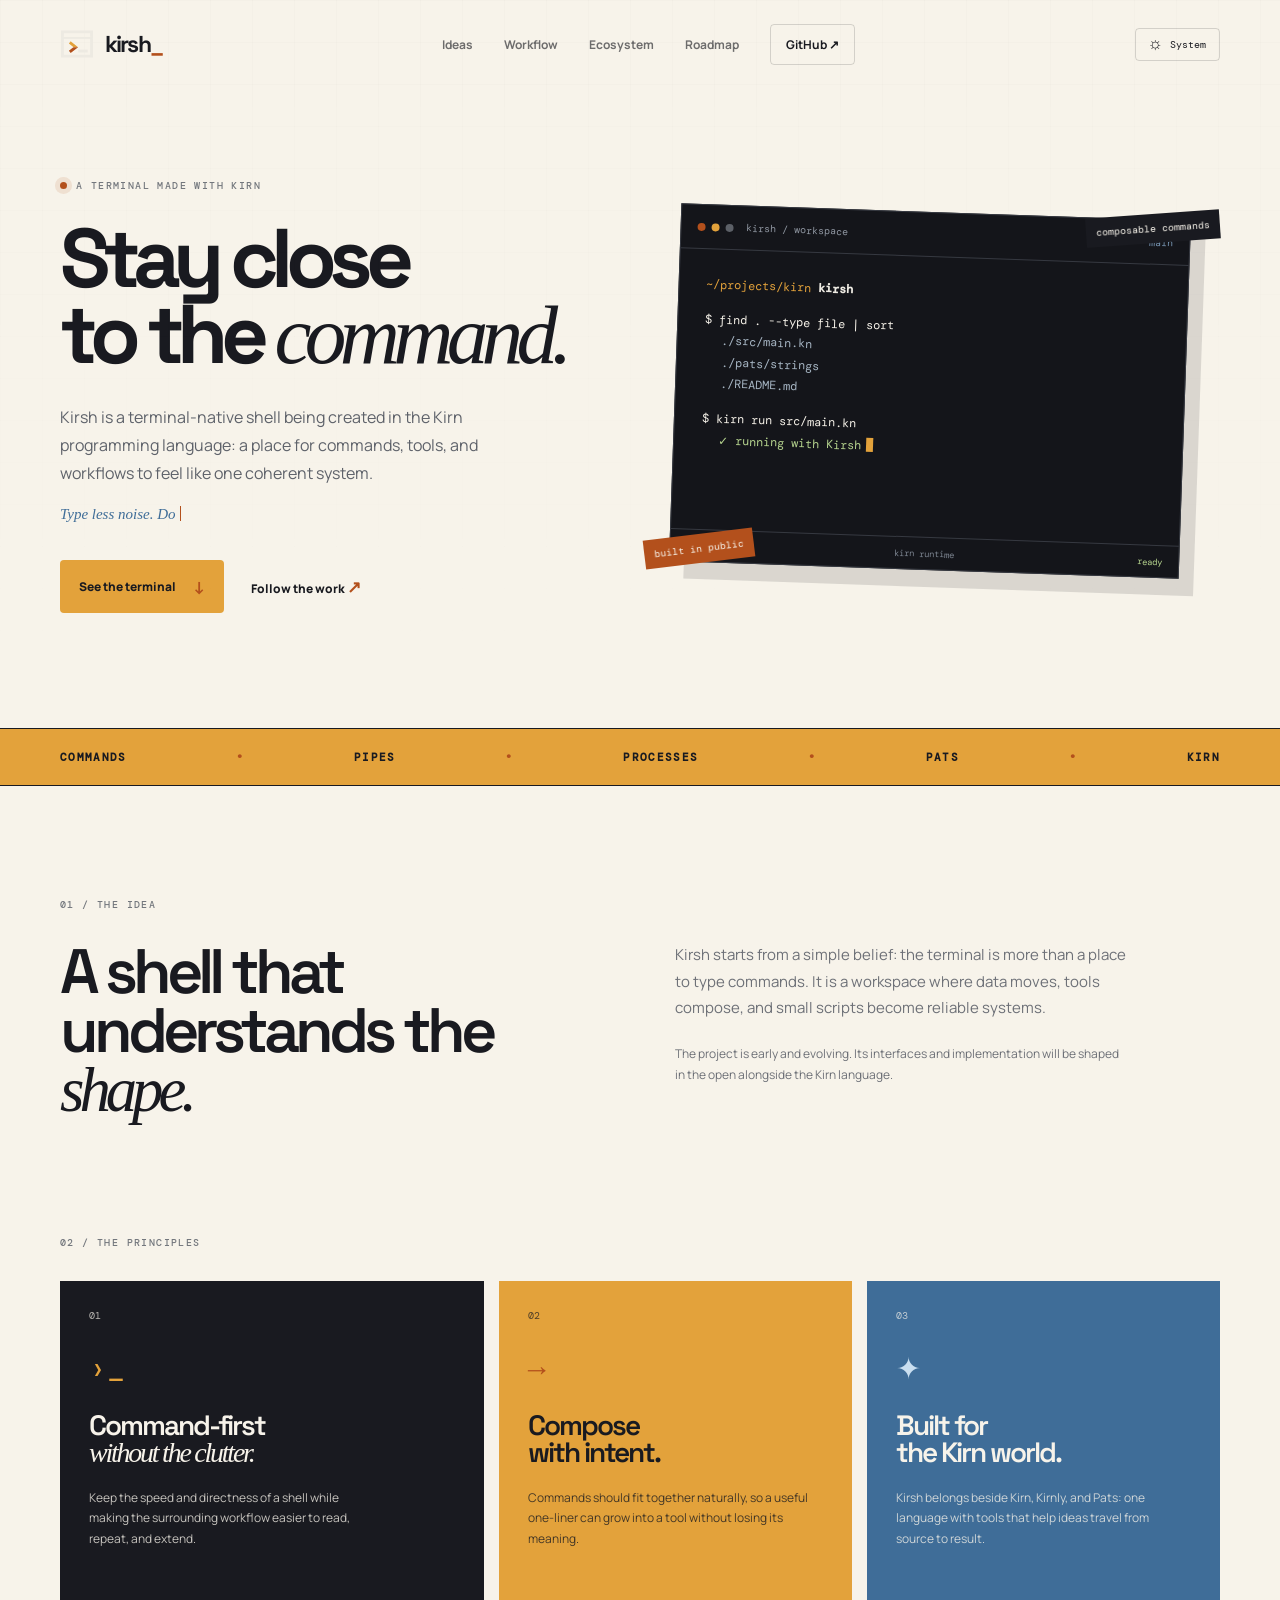
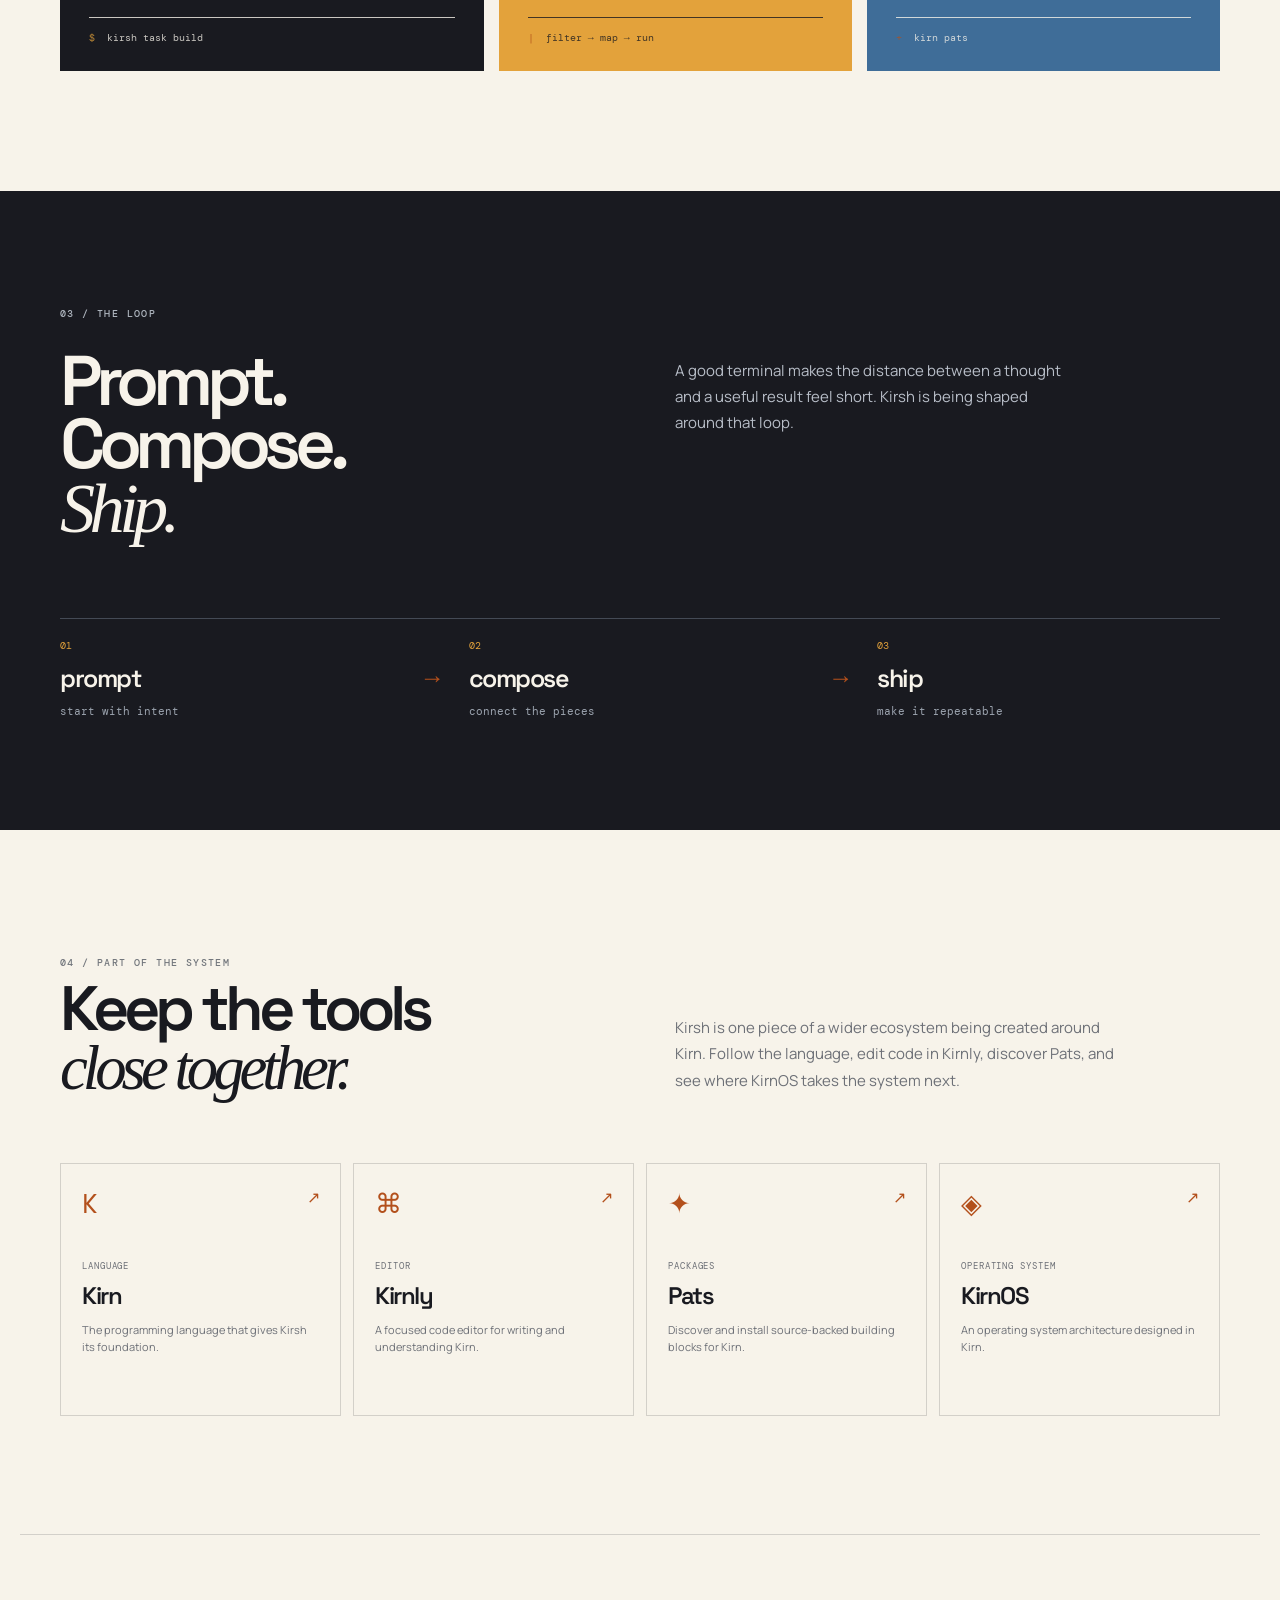
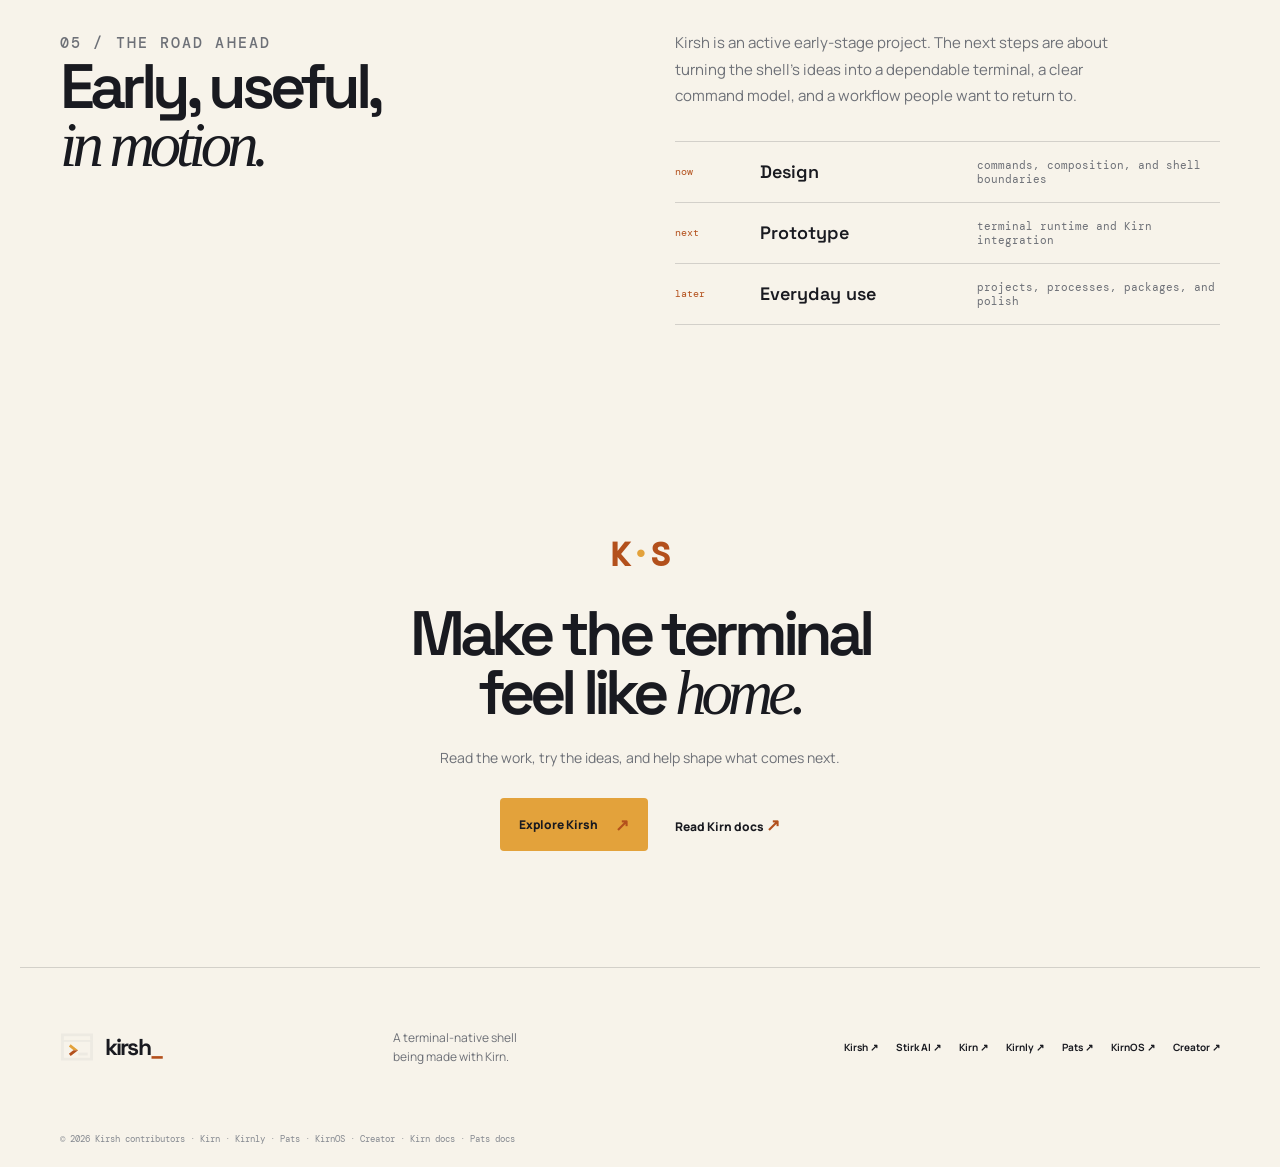
<file: index.html>
<!doctype html>
<html lang="en">
<head>
  <meta charset="UTF-8">
  <meta name="viewport" content="width=device-width,initial-scale=1">
  <meta name="description" content="Kirsh is a terminal-native shell being created with the Kirn programming language. Explore its command-first ideas, workflow, and open development.">
  <meta name="keywords" content="Kirsh, Kirsh Shell, Kirn terminal, Kirn shell, terminal-native shell, command line, Kirn language">
  <meta name="author" content="Kirsh contributors"><meta name="robots" content="index, follow, max-image-preview:large">
  <link rel="canonical" href="https://kirsh-shell.github.io/"><meta name="theme-color" content="#14151a">
  <title>Kirsh — a terminal-native shell built with Kirn</title>
  <meta property="og:type" content="website"><meta property="og:site_name" content="Kirsh"><meta property="og:title" content="Kirsh — a terminal-native shell built with Kirn"><meta property="og:description" content="A command-first terminal shell being designed in the Kirn programming language."><meta property="og:url" content="https://kirsh-shell.github.io/"><meta property="og:image" content="https://kirsh-shell.github.io/Kirsh-logos/logo-on-dark-mode-1280x640.png"><meta property="og:image:alt" content="Kirsh terminal shell">
  <meta name="twitter:card" content="summary_large_image"><meta name="twitter:title" content="Kirsh — a terminal-native shell built with Kirn"><meta name="twitter:description" content="A command-first terminal shell made with Kirn."><meta name="twitter:image" content="https://kirsh-shell.github.io/Kirsh-logos/logo-on-dark-mode-1280x640.png"><meta name="twitter:image:alt" content="Kirsh terminal shell">
  <link rel="icon" type="image/svg+xml" href="Kirsh-logos/favicon-on-light-mode.svg"><link rel="preconnect" href="https://fonts.googleapis.com"><link rel="preconnect" href="https://fonts.gstatic.com" crossorigin><link href="https://fonts.googleapis.com/css2?family=DM+Mono:wght@400;500&family=Manrope:wght@400;500;600;700;800&family=Space+Grotesk:wght@500;600;700&display=swap" rel="stylesheet"><link rel="stylesheet" href="styles.css">
</head>
<body><div class="grid-bg" aria-hidden="true"></div><header class="site-header shell"><a class="brand" href="#top"><img src="Kirsh-logos/icon-on-dark-mode.svg" alt=""><span>kirsh<span class="accent">_</span></span></a><nav aria-label="Main navigation"><a href="#ideas">Ideas</a><a href="#workflow">Workflow</a><a href="#ecosystem">Ecosystem</a><a href="#roadmap">Roadmap</a><a class="github" href="https://github.com/kirsh-shell" target="_blank" rel="noreferrer">GitHub ↗</a></nav><div class="header-tools"><button class="theme-toggle" type="button" aria-label="Use system theme" title="Use system theme"><span class="theme-icon" aria-hidden="true">☼</span><span class="theme-label">System</span></button><button class="menu" aria-label="Toggle navigation" aria-expanded="false"><i></i><i></i></button></div></header>
<main id="top">
<section class="hero shell"><div class="hero-copy"><p class="eyebrow"><span class="live-dot"></span> a terminal made with Kirn</p><h1>Stay close<br>to the <em>command.</em></h1><p class="hero-lede">Kirsh is a terminal-native shell being created in the Kirn programming language: a place for commands, tools, and workflows to feel like one coherent system.</p><p class="hero-typing" aria-live="polite"><span>Type less noise. </span><strong id="typing-text">Do more with intent.</strong><i class="typing-cursor" aria-hidden="true"></i></p><div class="hero-actions"><a class="button button-amber" href="#terminal">See the terminal <span>↓</span></a><a class="quiet-link" href="https://github.com/kirsh-shell" target="_blank" rel="noreferrer">Follow the work <span>↗</span></a></div></div><div class="terminal-stage" id="terminal"><div class="terminal-window"><div class="terminal-top"><div class="traffic"><i></i><i></i><i></i></div><span>kirsh / workspace</span><b>main</b></div><div class="terminal-body"><p><span class="prompt">~/projects/kirn</span> <b>kirsh</b></p><p class="command">$ find . --type file | sort</p><p class="output">./src/main.kn<br>./pats/strings<br>./README.md</p><p class="command">$ kirn run src/main.kn</p><p class="output success">✓ running with Kirsh<span class="cursor"></span></p></div><div class="terminal-status"><span>kirsh</span><span>kirn runtime</span><span>ready</span></div></div><div class="stage-note note-a">composable commands</div><div class="stage-note note-b">built in public</div></div></section>
<section class="signal-bar"><div class="shell"><span>commands</span><i>·</i><span>pipes</span><i>·</i><span>processes</span><i>·</i><span>pats</span><i>·</i><span>Kirn</span></div></section>
<section class="intro shell" id="ideas"><div class="section-number">01 / THE IDEA</div><div class="intro-grid"><h2>A shell that<br>understands the <em>shape.</em></h2><div><p>Kirsh starts from a simple belief: the terminal is more than a place to type commands. It is a workspace where data moves, tools compose, and small scripts become reliable systems.</p><p class="muted">The project is early and evolving. Its interfaces and implementation will be shaped in the open alongside the Kirn language.</p></div></div></section>
<section class="ideas shell"><div class="section-number">02 / THE PRINCIPLES</div><div class="idea-grid"><article class="idea idea-main"><span class="idea-no">01</span><div class="idea-symbol">›_</div><h3>Command-first<br><em>without the clutter.</em></h3><p>Keep the speed and directness of a shell while making the surrounding workflow easier to read, repeat, and extend.</p><div class="code-pill"><span>$</span> kirsh task build</div></article><article class="idea idea-amber"><span class="idea-no">02</span><div class="idea-symbol">→</div><h3>Compose<br>with intent.</h3><p>Commands should fit together naturally, so a useful one-liner can grow into a tool without losing its meaning.</p><div class="code-pill"><span>|</span> filter → map → run</div></article><article class="idea idea-blue"><span class="idea-no">03</span><div class="idea-symbol">✦</div><h3>Built for<br>the Kirn world.</h3><p>Kirsh belongs beside Kirn, Kirnly, and Pats: one language with tools that help ideas travel from source to result.</p><div class="code-pill"><span>+</span> kirn pats</div></article></div></section>
<section class="workflow" id="workflow"><div class="shell"><p class="section-number">03 / THE LOOP</p><div class="workflow-head"><h2>Prompt.<br>Compose.<br><em>Ship.</em></h2><p>A good terminal makes the distance between a thought and a useful result feel short. Kirsh is being shaped around that loop.</p></div><div class="workflow-line"><div><span>01</span><strong>prompt</strong><small>start with intent</small></div><i>→</i><div><span>02</span><strong>compose</strong><small>connect the pieces</small></div><i>→</i><div><span>03</span><strong>ship</strong><small>make it repeatable</small></div></div></div></section>
<section class="ecosystem shell" id="ecosystem"><div class="ecosystem-head"><div><p class="section-number">04 / PART OF THE SYSTEM</p><h2>Keep the tools<br><em>close together.</em></h2></div><p>Kirsh is one piece of a wider ecosystem being created around Kirn. Follow the language, edit code in Kirnly, discover Pats, and see where KirnOS takes the system next.</p></div><div class="ecosystem-grid"><a class="ecosystem-card" href="https://kirn-lang.github.io/" target="_blank" rel="noreferrer"><span class="ecosystem-icon">K</span><small>LANGUAGE</small><strong>Kirn</strong><p>The programming language that gives Kirsh its foundation.</p><span class="card-arrow">↗</span></a><a class="ecosystem-card" href="https://kirnly.github.io/" target="_blank" rel="noreferrer"><span class="ecosystem-icon">⌘</span><small>EDITOR</small><strong>Kirnly</strong><p>A focused code editor for writing and understanding Kirn.</p><span class="card-arrow">↗</span></a><a class="ecosystem-card" href="https://pats-registry.github.io/" target="_blank" rel="noreferrer"><span class="ecosystem-icon">✦</span><small>PACKAGES</small><strong>Pats</strong><p>Discover and install source-backed building blocks for Kirn.</p><span class="card-arrow">↗</span></a><a class="ecosystem-card" href="https://kirnos-kernel.github.io/" target="_blank" rel="noreferrer"><span class="ecosystem-icon">◈</span><small>OPERATING SYSTEM</small><strong>KirnOS</strong><p>An operating system architecture designed in Kirn.</p><span class="card-arrow">↗</span></a></div></section>
<section class="roadmap shell" id="roadmap"><div><p class="section-number">05 / THE ROAD AHEAD</p><h2>Early, useful,<br><em>in motion.</em></h2></div><div><p>Kirsh is an active early-stage project. The next steps are about turning the shell’s ideas into a dependable terminal, a clear command model, and a workflow people want to return to.</p><div class="roadmap-list"><div><span>now</span><strong>Design</strong><small>commands, composition, and shell boundaries</small></div><div><span>next</span><strong>Prototype</strong><small>terminal runtime and Kirn integration</small></div><div><span>later</span><strong>Everyday use</strong><small>projects, processes, packages, and polish</small></div></div></div></section>
<section class="cta shell"><div class="cta-mark">K<span>·</span>S</div><h2>Make the terminal<br>feel like <em>home.</em></h2><p>Read the work, try the ideas, and help shape what comes next.</p><div class="hero-actions"><a class="button button-amber" href="https://github.com/kirsh-shell/kirsh-shell" target="_blank" rel="noreferrer">Explore Kirsh <span>↗</span></a><a class="quiet-link" href="https://rkriad585.github.io/kirn/" target="_blank" rel="noreferrer">Read Kirn docs <span>↗</span></a></div></section>
</main><footer class="footer shell"><a class="brand" href="#top"><img src="Kirsh-logos/icon-on-dark-mode.svg" alt=""><span>kirsh<span class="accent">_</span></span></a><p>A terminal-native shell<br>being made with Kirn.</p><div><a href="https://github.com/kirsh-shell" target="_blank" rel="noreferrer">Kirsh ↗</a><a href="https://stirk-ai.github.io/" target="_blank" rel="noreferrer">Stirk AI ↗</a><a href="https://kirn-lang.github.io/" target="_blank" rel="noreferrer">Kirn ↗</a><a href="https://kirnly.github.io/" target="_blank" rel="noreferrer">Kirnly ↗</a><a href="https://pats-registry.github.io/" target="_blank" rel="noreferrer">Pats ↗</a><a href="https://kirnos-kernel.github.io/" target="_blank" rel="noreferrer">KirnOS ↗</a><a href="https://rkriad585.github.io/" target="_blank" rel="noreferrer">Creator ↗</a></div><small>© 2026 Kirsh contributors · <a href="https://kirn-lang.github.io/" target="_blank" rel="noreferrer">Kirn</a> · <a href="https://kirnly.github.io/" target="_blank" rel="noreferrer">Kirnly</a> · <a href="https://pats-registry.github.io/" target="_blank" rel="noreferrer">Pats</a> · <a href="https://kirnos-kernel.github.io/" target="_blank" rel="noreferrer">KirnOS</a> · <a href="https://rkriad585.github.io/" target="_blank" rel="noreferrer">Creator</a> · <a href="https://rkriad585.github.io/kirn/" target="_blank" rel="noreferrer">Kirn docs</a> · <a href="https://pats-registry.github.io/pats/" target="_blank" rel="noreferrer">Pats docs</a></small></footer><script type="application/ld+json">{"@context":"https://schema.org","@type":"SoftwareApplication","name":"Kirsh","applicationCategory":"DeveloperApplication","operatingSystem":"Linux, macOS, Windows","description":"A terminal-native shell being created with the Kirn programming language.","url":"https://kirsh-shell.github.io/","codeRepository":"https://github.com/kirsh-shell/kirsh-shell","programmingLanguage":"Kirn","author":{"@type":"Person","name":"RK Riad Khan","alternateName":"RKRIAD585","url":"https://rkriad585.github.io"},"isPartOf":{"@type":"SoftwareSourceCode","name":"Kirn","url":"https://github.com/rkriad585/kirn"},"sameAs":["https://kirn-lang.github.io/","https://pats-registry.github.io/"]}</script><script src="script.js"></script></body></html>
</file>
<file: styles.css>
:root{--ink:#191a20;--paper:#f7f3ea;--soft:#ebe5d8;--muted:#6d7077;--line:rgba(25,26,32,.16);--amber:#e3a23b;--rust:#b3501c;--blue:#3f6d98;--mono:'DM Mono',monospace;--sans:'Manrope',Arial,sans-serif;--display:'Space Grotesk',var(--sans)}*{box-sizing:border-box}html{scroll-behavior:smooth}body{margin:0;background:var(--paper);color:var(--ink);font-family:var(--sans);overflow-x:hidden}.grid-bg{position:fixed;inset:0;pointer-events:none;opacity:.32;background-image:linear-gradient(rgba(25,26,32,.045) 1px,transparent 1px),linear-gradient(90deg,rgba(25,26,32,.045) 1px,transparent 1px);background-size:42px 42px;mask-image:linear-gradient(to bottom,#000,transparent 88%)}.shell{max-width:1240px;padding-left:40px;padding-right:40px;margin:auto}.site-header{height:88px;display:flex;align-items:center;justify-content:space-between;position:relative;z-index:4}.brand{display:flex;align-items:center;gap:11px;color:var(--ink);text-decoration:none;font:700 23px var(--display);letter-spacing:-.08em}.brand img{width:34px;height:34px;object-fit:contain}.accent{color:var(--rust)}nav{display:flex;align-items:center;gap:31px;font:700 12px var(--sans)}nav a,.footer a{color:inherit;text-decoration:none}nav a:not(.github){opacity:.62}nav a:hover,.footer a:hover{opacity:1}.github{border:1px solid var(--line);padding:11px 15px;border-radius:4px}.header-tools{display:flex;align-items:center;gap:13px}.theme-toggle{display:inline-flex;align-items:center;gap:7px;border:1px solid var(--line);border-radius:4px;background:transparent;color:inherit;padding:9px 11px;font:10px var(--mono);cursor:pointer}.theme-toggle:hover{background:rgba(227,162,59,.2)}.theme-icon{font:17px Georgia,serif;line-height:10px}.theme-label{min-width:38px;text-align:left}.menu{display:none;border:0;background:transparent}.menu i{display:block;width:22px;height:2px;background:var(--ink);margin:5px}.hero{display:grid;grid-template-columns:1fr 1.08fr;gap:44px;align-items:center;min-height:640px;padding-top:38px;padding-bottom:72px}.eyebrow,.section-number{font:500 10px var(--mono);letter-spacing:.14em;text-transform:uppercase;color:#73777d}.eyebrow{display:flex;align-items:center;gap:9px}.live-dot{width:7px;height:7px;border-radius:50%;background:var(--rust);box-shadow:0 0 0 5px rgba(179,80,28,.12);animation:pulse 2s infinite}@keyframes pulse{50%{box-shadow:0 0 0 9px rgba(179,80,28,0)}}h1{font:700 clamp(55px,6.5vw,88px)/.91 var(--display);letter-spacing:-.09em;margin:29px 0}h1 em,h2 em,h3 em{font-family:Georgia,serif;font-weight:400;letter-spacing:-.08em}.hero-lede{max-width:480px;color:#5e626a;font-size:16px;line-height:1.75}.hero-typing{font:italic 15px Georgia,serif;color:var(--blue);margin:19px 0 0;min-height:23px}.hero-typing strong{font-weight:400}.typing-cursor{display:inline-block;width:1px;height:15px;background:var(--rust);margin-left:4px;vertical-align:-2px;animation:blink 1s steps(1) infinite}@keyframes blink{50%{opacity:0}}.hero-actions{display:flex;align-items:center;gap:27px;margin-top:31px}.button{display:inline-flex;align-items:center;gap:17px;padding:15px 19px;text-decoration:none;border-radius:4px;font-size:12px;font-weight:800}.button span,.quiet-link span{color:var(--rust);font-size:17px}.button-amber{background:var(--amber);color:var(--ink)}.quiet-link{color:var(--ink);font-size:12px;font-weight:800;text-decoration:none}.terminal-stage{height:470px;position:relative;display:flex;align-items:center;justify-content:center}.terminal-window{width:min(510px,100%);background:#14151a;color:#edeae2;border:1px solid #363941;box-shadow:15px 17px 0 rgba(25,26,32,.13);transform:rotate(2deg);position:relative;z-index:2}.terminal-top{height:44px;display:flex;align-items:center;gap:13px;padding:0 16px;border-bottom:1px solid #363941;color:#9097a2;font:10px var(--mono)}.traffic{display:flex;gap:6px}.traffic i{width:8px;height:8px;border-radius:50%;background:#5c6067}.traffic i:first-child{background:var(--rust)}.traffic i:nth-child(2){background:var(--amber)}.terminal-top b{margin-left:auto;color:#7896b4;font-weight:400}.terminal-body{min-height:280px;padding:25px 27px;font:12px/1.8 var(--mono)}.terminal-body p{margin:0}.prompt{color:var(--amber)}.command{color:#f6f2e9;margin-top:13px!important}.output{color:#a6b5c3;padding-left:17px}.success{color:#b5d38e;padding-left:17px}.cursor{display:inline-block;width:7px;height:14px;background:var(--amber);vertical-align:-2px;margin-left:5px;animation:blink 1s steps(1) infinite}.terminal-status{height:32px;border-top:1px solid #363941;display:flex;justify-content:space-between;padding:0 16px;align-items:center;color:#7d8591;font:9px var(--mono)}.terminal-status span:last-child{color:#b5d38e}.stage-note{position:absolute;background:var(--ink);color:var(--paper);padding:8px 10px;font:10px var(--mono);z-index:3}.note-a{right:0;top:58px;transform:rotate(-4deg)}.note-b{left:3px;bottom:63px;background:var(--rust);transform:rotate(-7deg)}.signal-bar{border-top:1px solid var(--ink);border-bottom:1px solid var(--ink);background:var(--amber)}.signal-bar .shell{display:flex;justify-content:space-between;align-items:center;padding-top:16px;padding-bottom:16px;font:700 11px var(--mono);letter-spacing:.12em;text-transform:uppercase}.signal-bar i{font-style:normal;color:var(--rust);font-size:18px}.intro{padding-top:112px;padding-bottom:116px}.intro-grid,.ecosystem-head,.roadmap{display:grid;grid-template-columns:1fr 1fr;gap:70px}.intro-grid{margin-top:31px}.intro h2,.ideas h2,.ecosystem h2,.roadmap h2,.cta h2{font:600 clamp(42px,4.9vw,64px)/.94 var(--display);letter-spacing:-.08em;margin:0}.intro-grid p,.ecosystem-head>p,.roadmap>div>p{color:var(--muted);font-size:15px;line-height:1.78;max-width:455px;margin:0}.intro-grid .muted{font-size:12px;margin-top:21px}.ideas{padding-bottom:120px}.idea-grid{display:grid;grid-template-columns:1.2fr 1fr 1fr;gap:15px;margin-top:32px}.idea{min-height:390px;padding:28px 29px 27px;display:flex;flex-direction:column}.idea-main{background:var(--ink);color:var(--paper)}.idea-amber{background:var(--amber)}.idea-blue{background:var(--blue);color:#f7f3ea}.idea-no{font:10px var(--mono);opacity:.72}.idea-symbol{font:30px var(--mono);margin:27px 0 24px;color:var(--rust)}.idea-main .idea-symbol{color:var(--amber)}.idea-blue .idea-symbol{color:#cadff0}.idea h3{font:600 28px/.98 var(--display);letter-spacing:-.07em;margin:0}.idea p{font-size:12px;line-height:1.7;margin:21px 0 0;max-width:280px;opacity:.78}.code-pill{margin-top:auto;border-top:1px solid currentColor;padding-top:13px;font:10px var(--mono);opacity:.8}.code-pill span{color:var(--rust);margin-right:6px}.idea-main .code-pill span{color:var(--amber)}.workflow{background:var(--ink);color:var(--paper);padding:106px 0 112px}.workflow .section-number{color:#aeb5be}.workflow-head{display:grid;grid-template-columns:1fr 1fr;gap:70px;margin-top:30px}.workflow-head h2{font:600 clamp(48px,5.5vw,76px)/.9 var(--display);letter-spacing:-.09em;margin:0}.workflow-head p{color:#b8bec8;font-size:15px;line-height:1.75;max-width:390px;margin:8px 0 0}.workflow-line{display:grid;grid-template-columns:1fr 32px 1fr 32px 1fr;gap:17px;align-items:center;margin-top:78px;border-top:1px solid #444a55;padding-top:20px}.workflow-line div{display:flex;flex-direction:column;gap:10px}.workflow-line span{font:10px var(--mono);color:var(--amber)}.workflow-line strong{font:600 25px var(--display);letter-spacing:-.06em}.workflow-line small{font:11px var(--mono);color:#9ca4af}.workflow-line i{font:25px Georgia,serif;color:var(--rust);font-style:normal}.ecosystem{padding-top:116px;padding-bottom:118px}.ecosystem-head{align-items:end}.ecosystem-head>p{margin-bottom:3px}.ecosystem-grid{display:grid;grid-template-columns:repeat(4,1fr);gap:12px;margin-top:65px}.ecosystem-card{min-height:253px;border:1px solid var(--line);padding:22px 21px;color:var(--ink);text-decoration:none;position:relative;transition:transform .2s,border-color .2s}.ecosystem-card:hover{transform:translateY(-4px);border-color:var(--rust)}.ecosystem-icon{display:block;color:var(--rust);font:27px var(--mono);margin-bottom:39px}.ecosystem-card small{display:block;color:var(--muted);font:9px var(--mono);letter-spacing:.1em}.ecosystem-card strong{display:block;font:600 24px var(--display);letter-spacing:-.06em;margin-top:8px}.ecosystem-card p{font-size:11px;line-height:1.6;color:var(--muted);margin:10px 0 0}.card-arrow{position:absolute;right:20px;top:22px;color:var(--rust)}.roadmap{padding-top:95px;padding-bottom:115px;border-top:1px solid var(--line)}.roadmap-list{margin-top:31px;border-top:1px solid var(--line)}.roadmap-list div{display:grid;grid-template-columns:70px 1fr 1.2fr;align-items:center;gap:15px;padding:16px 0;border-bottom:1px solid var(--line)}.roadmap-list span{font:10px var(--mono);color:var(--rust)}.roadmap-list strong{font:600 18px var(--display)}.roadmap-list small{font:11px var(--mono);color:var(--muted)}.cta{text-align:center;padding-top:92px;padding-bottom:116px}.cta-mark{font:700 34px var(--mono);color:var(--rust);margin-bottom:27px}.cta-mark span{color:var(--amber)}.cta p{color:var(--muted);font-size:14px;margin:25px 0 0}.cta .hero-actions{justify-content:center}.footer{min-height:200px;border-top:1px solid var(--line);display:grid;grid-template-columns:1fr 1fr 1.6fr;gap:25px;align-items:center;position:relative;padding-top:22px;padding-bottom:63px}.footer p{color:var(--muted);font-size:12px;line-height:1.6}.footer>div{display:flex;justify-content:flex-end;gap:18px;flex-wrap:wrap;font-size:10px;font-weight:700}.footer small{position:absolute;bottom:22px;left:40px;right:40px;color:#858990;font:9px var(--mono)}.theme-dark{--ink:#edeae2;--paper:#14151a;--soft:#23262e;--muted:#a9afb8;--line:rgba(237,234,226,.18);--blue:#7ea8cd}.theme-dark .grid-bg{opacity:.45;background-image:linear-gradient(rgba(237,234,226,.04) 1px,transparent 1px),linear-gradient(90deg,rgba(237,234,226,.04) 1px,transparent 1px)}.theme-dark .idea-main{background:#edeae2;color:#191a20}.theme-dark .button-amber{color:#191a20}.theme-dark .ecosystem-card{background:#191b21}.theme-dark .terminal-window{box-shadow:15px 17px 0 rgba(0,0,0,.3)}@media(max-width:900px){.shell{padding-left:22px;padding-right:22px}.site-header{height:72px}.site-header nav{display:none;position:absolute;top:72px;left:22px;right:22px;padding:20px;background:var(--paper);border:1px solid var(--line);flex-direction:column;align-items:flex-start;gap:19px;z-index:5}.site-header nav.open{display:flex}.menu{display:block}.hero{display:block;min-height:0;padding-top:75px;padding-bottom:75px}.terminal-stage{height:390px;margin-top:26px}.intro-grid,.workflow-head,.ecosystem-head,.roadmap{display:block}.intro-grid>div,.workflow-head>p,.roadmap>div+div{margin-top:30px}.idea-grid{grid-template-columns:1fr}.idea{min-height:285px}.idea-symbol{margin:20px 0}.ecosystem-grid{grid-template-columns:repeat(2,1fr);margin-top:45px}.roadmap{padding-top:70px}.footer{display:block;padding-top:35px}.footer p{margin:24px 0}.footer>div{justify-content:flex-start}.footer small{left:22px;right:22px}.signal-bar .shell{overflow:hidden;gap:18px;justify-content:flex-start;white-space:nowrap}.workflow-line{margin-top:52px}.hero-actions{flex-wrap:wrap;gap:18px}}@media(max-width:560px){h1{font-size:57px}.terminal-stage{height:350px}.terminal-window{transform:none}.terminal-body{padding:20px;font-size:10px}.terminal-top{font-size:9px}.stage-note{font-size:8px}.note-a{right:-3px;top:36px}.note-b{left:-2px;bottom:36px}.ecosystem-grid{grid-template-columns:1fr}.workflow-line{grid-template-columns:1fr;gap:18px}.workflow-line i{display:none}.workflow-line div{border-bottom:1px solid #444a55;padding-bottom:16px}.workflow-line div:last-child{border:0}.roadmap-list div{grid-template-columns:52px 1fr}.roadmap-list small{grid-column:2}.footer small{line-height:1.7}}
</file>
